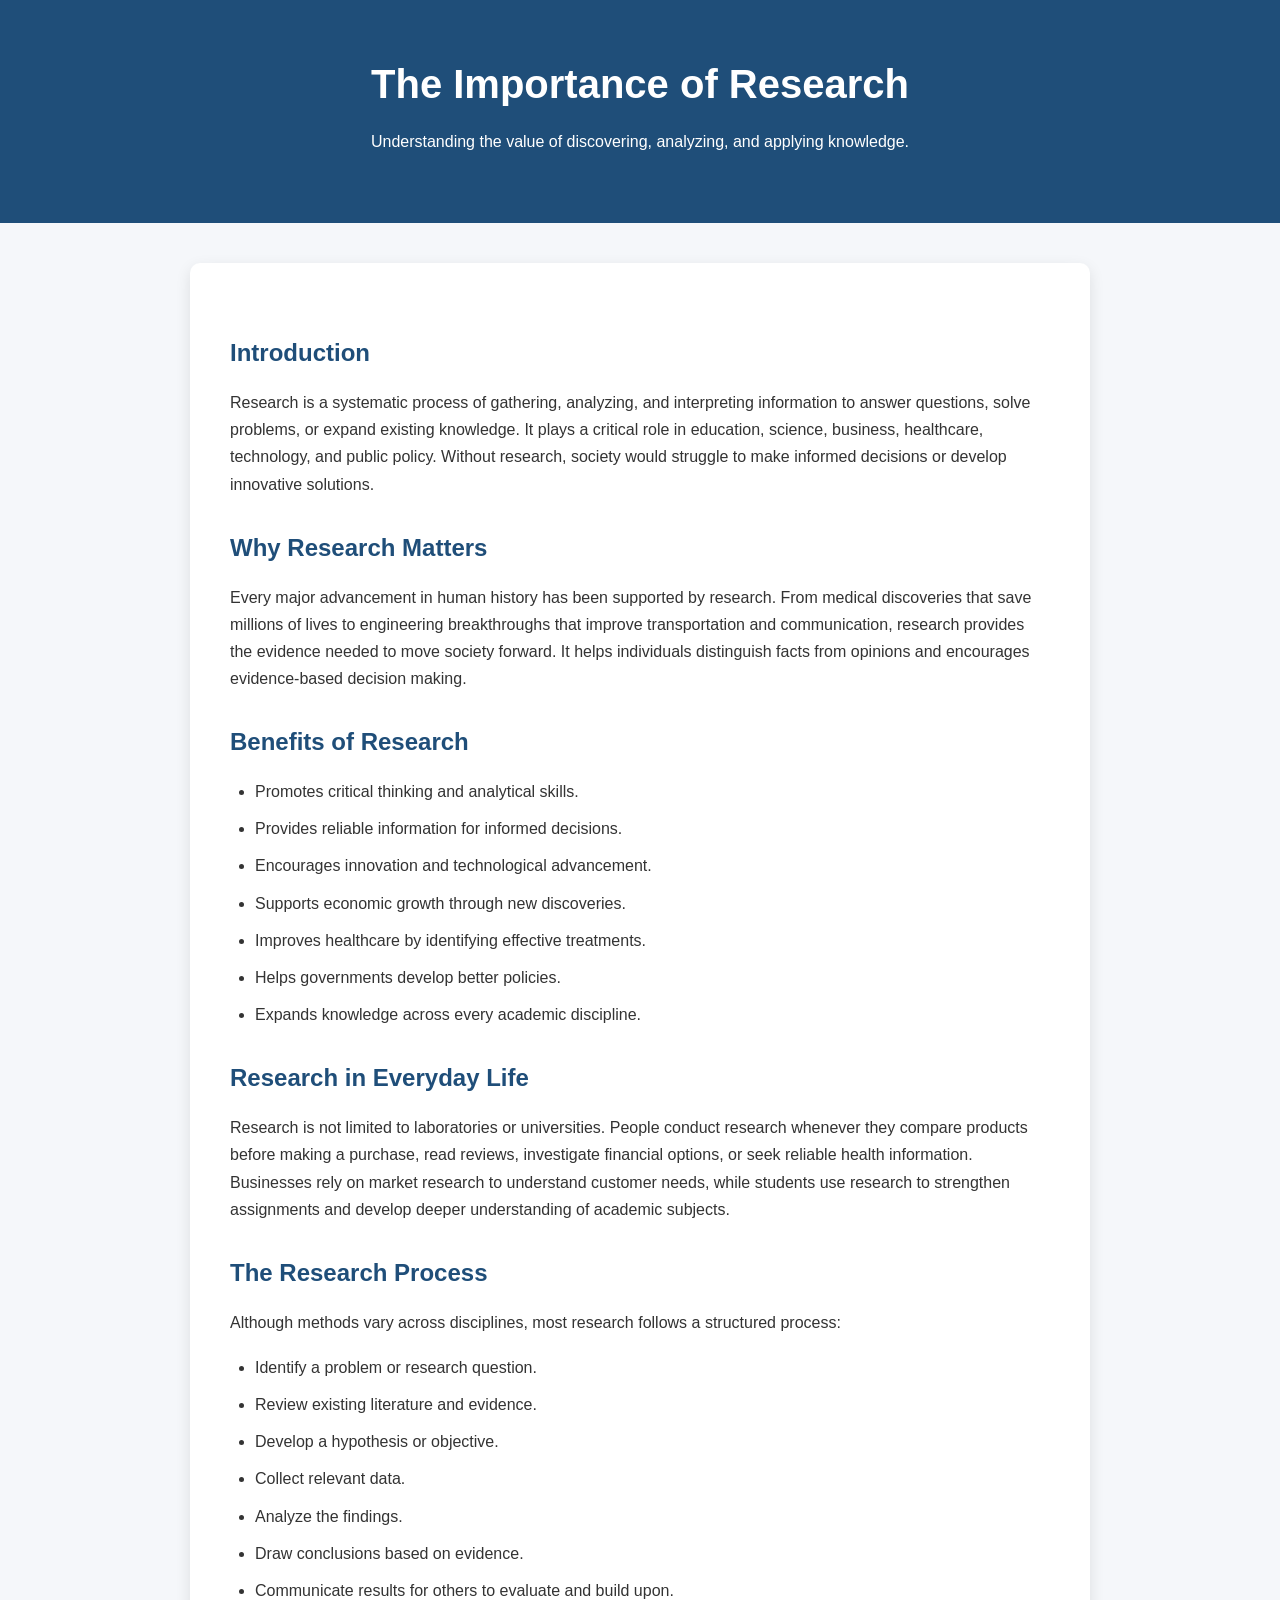
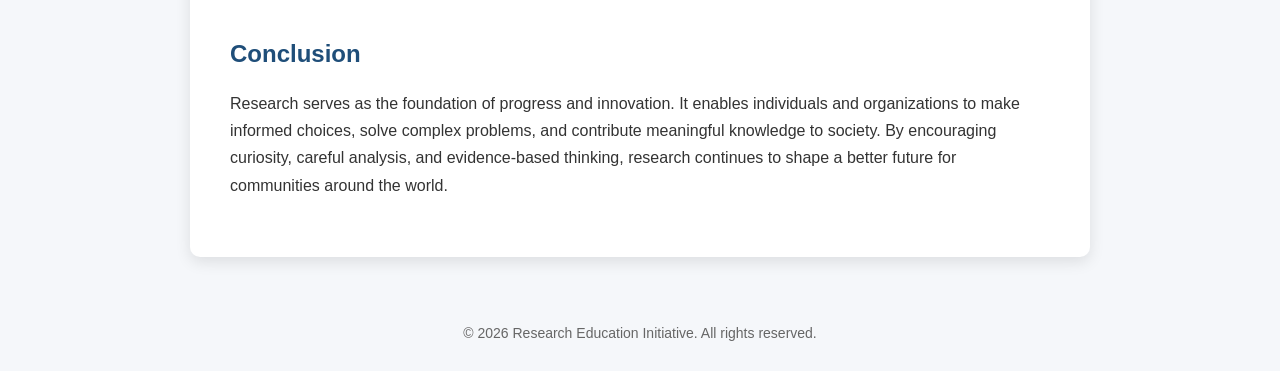
<file: index.html>
<!DOCTYPE html>
<html lang="en">
<head>
  <meta charset="UTF-8">
  <meta name="viewport" content="width=device-width, initial-scale=1.0">
  <title>The Importance of Research</title>
  <style>
    * {
      margin: 0;
      padding: 0;
      box-sizing: border-box;
    }

    body {
      font-family: Arial, Helvetica, sans-serif;
      background: #f5f7fa;
      color: #333;
      line-height: 1.7;
    }

    header {
      background: #1f4e79;
      color: white;
      padding: 50px 20px;
      text-align: center;
    }

    header h1 {
      font-size: 2.5rem;
      margin-bottom: 10px;
    }

    main {
      max-width: 900px;
      margin: 40px auto;
      background: white;
      padding: 40px;
      border-radius: 10px;
      box-shadow: 0 5px 15px rgba(0,0,0,0.1);
    }

    h2 {
      color: #1f4e79;
      margin-top: 30px;
      margin-bottom: 15px;
    }

    p {
      margin-bottom: 18px;
    }

    ul {
      margin: 15px 0 20px 25px;
    }

    li {
      margin-bottom: 10px;
    }

    footer {
      text-align: center;
      padding: 25px;
      color: #666;
      font-size: 14px;
      margin-top: 30px;
    }

    @media (max-width: 768px) {
      header h1 {
        font-size: 2rem;
      }

      main {
        margin: 20px;
        padding: 25px;
      }
    }
  </style>
</head>
<body>

<header>
  <h1>The Importance of Research</h1>
  <p>Understanding the value of discovering, analyzing, and applying knowledge.</p>
</header>

<main>

  <h2>Introduction</h2>

  <p>
    Research is a systematic process of gathering, analyzing, and interpreting information to answer
    questions, solve problems, or expand existing knowledge. It plays a critical role in education,
    science, business, healthcare, technology, and public policy. Without research, society would
    struggle to make informed decisions or develop innovative solutions.
  </p>

  <h2>Why Research Matters</h2>

  <p>
    Every major advancement in human history has been supported by research. From medical discoveries
    that save millions of lives to engineering breakthroughs that improve transportation and communication,
    research provides the evidence needed to move society forward. It helps individuals distinguish facts
    from opinions and encourages evidence-based decision making.
  </p>

  <h2>Benefits of Research</h2>

  <ul>
    <li>Promotes critical thinking and analytical skills.</li>
    <li>Provides reliable information for informed decisions.</li>
    <li>Encourages innovation and technological advancement.</li>
    <li>Supports economic growth through new discoveries.</li>
    <li>Improves healthcare by identifying effective treatments.</li>
    <li>Helps governments develop better policies.</li>
    <li>Expands knowledge across every academic discipline.</li>
  </ul>

  <h2>Research in Everyday Life</h2>

  <p>
    Research is not limited to laboratories or universities. People conduct research whenever they compare
    products before making a purchase, read reviews, investigate financial options, or seek reliable health
    information. Businesses rely on market research to understand customer needs, while students use research
    to strengthen assignments and develop deeper understanding of academic subjects.
  </p>

  <h2>The Research Process</h2>

  <p>
    Although methods vary across disciplines, most research follows a structured process:
  </p>

  <ul>
    <li>Identify a problem or research question.</li>
    <li>Review existing literature and evidence.</li>
    <li>Develop a hypothesis or objective.</li>
    <li>Collect relevant data.</li>
    <li>Analyze the findings.</li>
    <li>Draw conclusions based on evidence.</li>
    <li>Communicate results for others to evaluate and build upon.</li>
  </ul>

  <h2>Conclusion</h2>

  <p>
    Research serves as the foundation of progress and innovation. It enables individuals and organizations
    to make informed choices, solve complex problems, and contribute meaningful knowledge to society.
    By encouraging curiosity, careful analysis, and evidence-based thinking, research continues to shape
    a better future for communities around the world.
  </p>

</main>

<footer>
  &copy; 2026 Research Education Initiative. All rights reserved.
</footer>

</body>
</html>
</file>
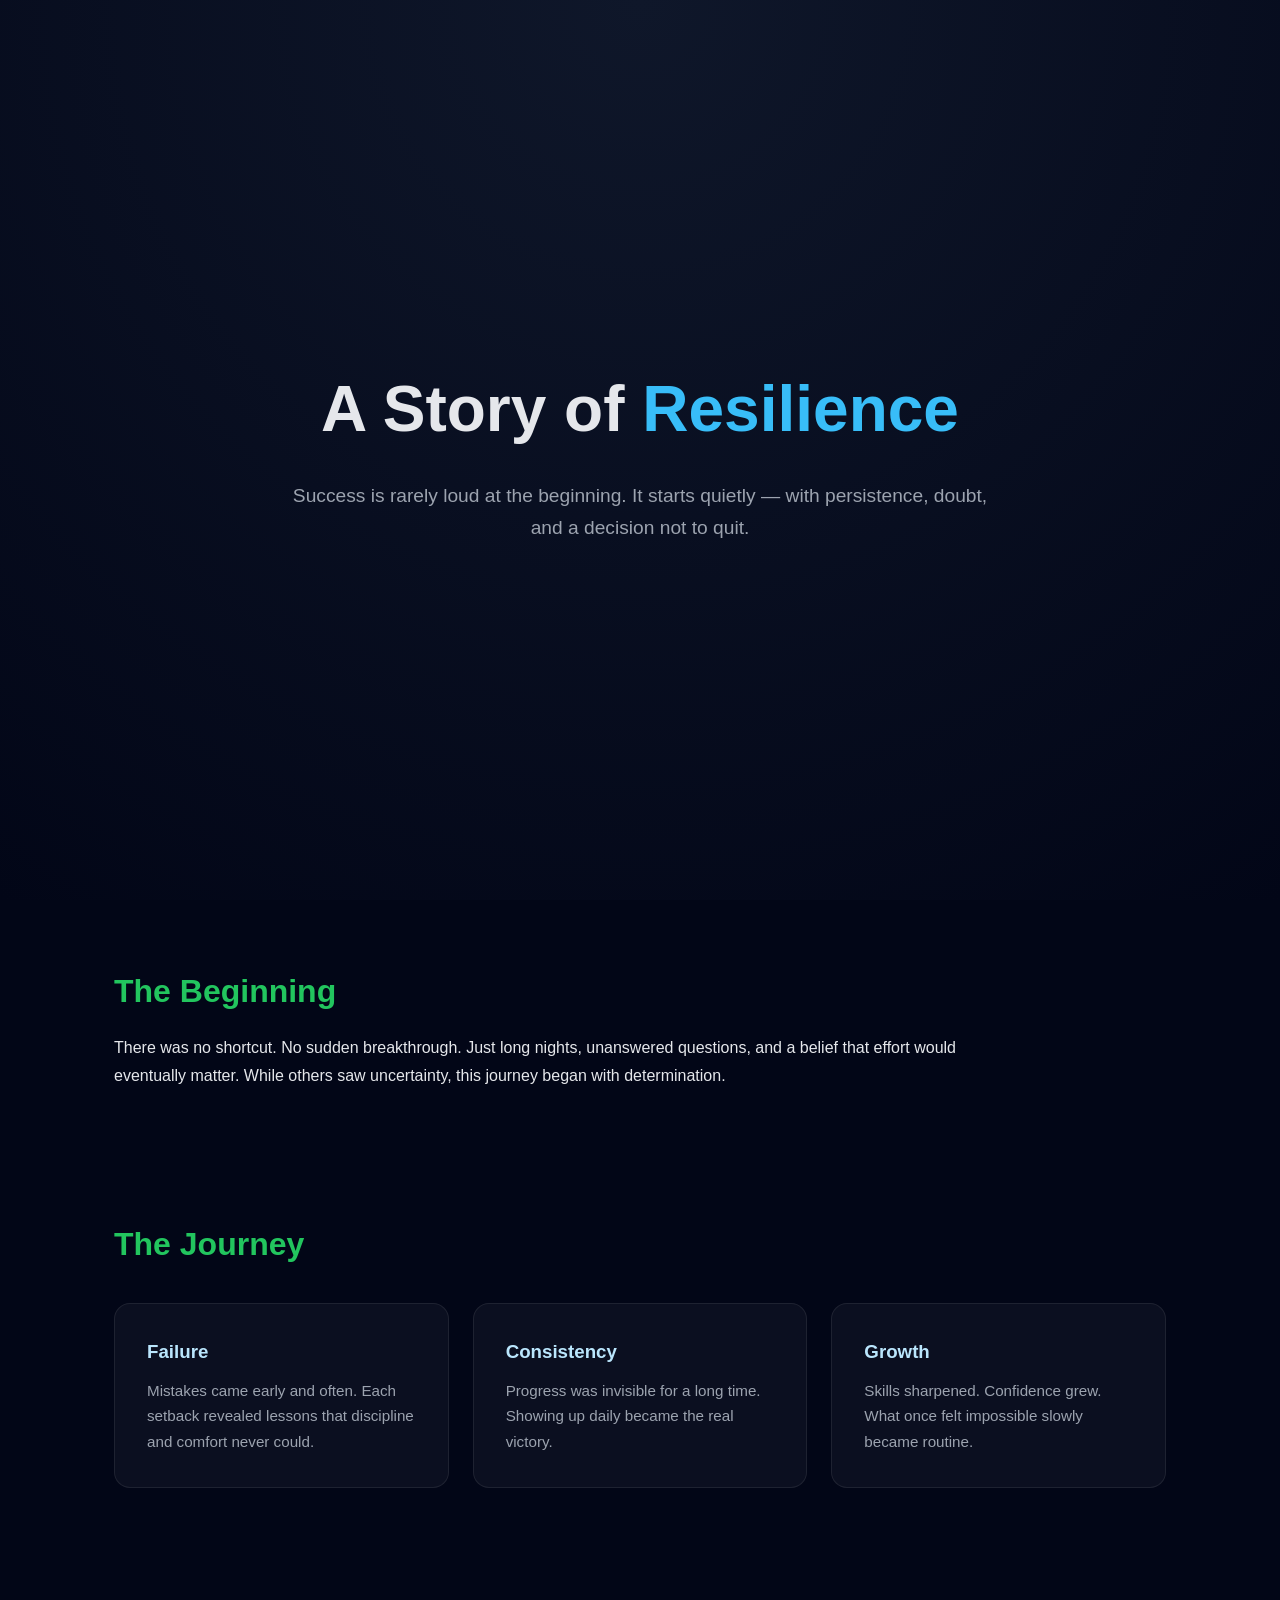
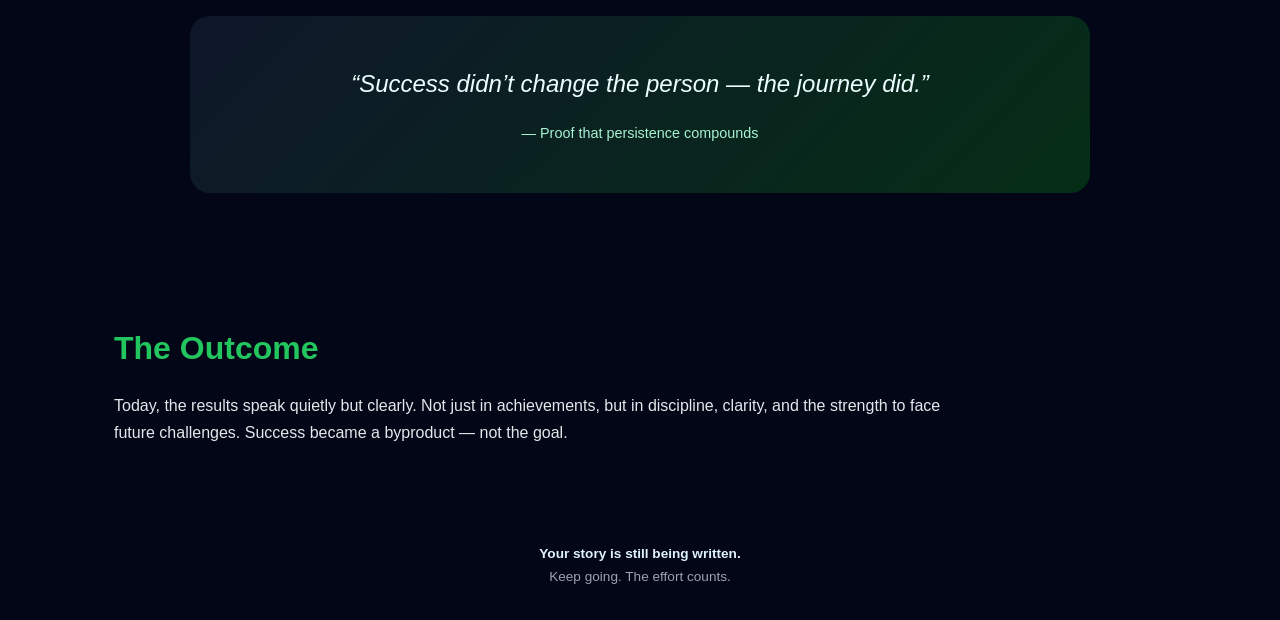
<file: ch/index.html>
<!DOCTYPE html>
<html lang="en">
<head>
  <meta charset="UTF-8" />
  <meta name="viewport" content="width=device-width, initial-scale=1.0" />
  <title>A Story of Success</title>

  <style>
    :root {
      --bg-dark: #020617;
      --bg-soft: #020617;
      --primary: #38bdf8;
      --accent: #22c55e;
      --text-main: #e5e7eb;
      --text-muted: #9ca3af;
      --card-bg: rgba(255, 255, 255, 0.04);
      --border-soft: rgba(255, 255, 255, 0.08);
    }

    * {
      margin: 0;
      padding: 0;
      box-sizing: border-box;
      font-family: "Segoe UI", Roboto, Helvetica, Arial, sans-serif;
    }

    body {
      background: linear-gradient(180deg, #020617, #020617);
      color: var(--text-main);
      line-height: 1.7;
    }

    header {
      min-height: 100vh;
      display: flex;
      align-items: center;
      justify-content: center;
      text-align: center;
      padding: 2rem;
      background: radial-gradient(circle at top, #0f172a, #020617);
    }

    header h1 {
      font-size: clamp(2.5rem, 5vw, 4rem);
      font-weight: 800;
      margin-bottom: 1rem;
    }

    header h1 span {
      color: var(--primary);
    }

    header p {
      max-width: 720px;
      margin: auto;
      font-size: 1.2rem;
      color: var(--text-muted);
    }

    section {
      max-width: 1100px;
      margin: auto;
      padding: 4rem 1.5rem;
    }

    .section-title {
      font-size: 2rem;
      margin-bottom: 1rem;
      color: var(--accent);
    }

    .section-text {
      max-width: 850px;
      color: var(--text-main);
    }

    .timeline {
      display: grid;
      grid-template-columns: repeat(auto-fit, minmax(260px, 1fr));
      gap: 1.5rem;
      margin-top: 2rem;
    }

    .card {
      background: var(--card-bg);
      border: 1px solid var(--border-soft);
      border-radius: 16px;
      padding: 2rem;
      transition: transform 0.3s ease, box-shadow 0.3s ease;
    }

    .card:hover {
      transform: translateY(-6px);
      box-shadow: 0 25px 50px rgba(0, 0, 0, 0.4);
    }

    .card h3 {
      color: #bae6fd;
      margin-bottom: 0.6rem;
    }

    .card p {
      color: var(--text-muted);
      font-size: 0.95rem;
    }

    .highlight {
      background: linear-gradient(135deg, #0f172a, #052e16);
      border-radius: 20px;
      padding: 3rem 2rem;
      text-align: center;
      margin: 4rem auto;
      max-width: 900px;
    }

    .highlight p {
      font-size: 1.5rem;
      font-style: italic;
      color: #ecfeff;
    }

    .highlight span {
      display: block;
      margin-top: 1rem;
      font-size: 0.9rem;
      color: #a7f3d0;
    }

    footer {
      background: #020617;
      padding: 2rem;
      text-align: center;
      color: var(--text-muted);
      font-size: 0.85rem;
    }

    footer strong {
      color: #e0f2fe;
    }
  </style>
</head>

<body>

  <header>
    <div>
      <h1>A Story of <span>Resilience</span></h1>
      <p>
        Success is rarely loud at the beginning.  
        It starts quietly — with persistence, doubt, and a decision not to quit.
      </p>
    </div>
  </header>

  <section>
    <h2 class="section-title">The Beginning</h2>
    <p class="section-text">
      There was no shortcut. No sudden breakthrough. Just long nights, unanswered
      questions, and a belief that effort would eventually matter. While others
      saw uncertainty, this journey began with determination.
    </p>
  </section>

  <section>
    <h2 class="section-title">The Journey</h2>

    <div class="timeline">
      <div class="card">
        <h3>Failure</h3>
        <p>
          Mistakes came early and often. Each setback revealed lessons that
          discipline and comfort never could.
        </p>
      </div>

      <div class="card">
        <h3>Consistency</h3>
        <p>
          Progress was invisible for a long time. Showing up daily became the real victory.
        </p>
      </div>

      <div class="card">
        <h3>Growth</h3>
        <p>
          Skills sharpened. Confidence grew. What once felt impossible slowly became routine.
        </p>
      </div>
    </div>
  </section>

  <div class="highlight">
    <p>
      “Success didn’t change the person — the journey did.”
    </p>
    <span>— Proof that persistence compounds</span>
  </div>

  <section>
    <h2 class="section-title">The Outcome</h2>
    <p class="section-text">
      Today, the results speak quietly but clearly. Not just in achievements,
      but in discipline, clarity, and the strength to face future challenges.
      Success became a byproduct — not the goal.
    </p>
  </section>

  <footer>
    <p>
      <strong>Your story is still being written.</strong><br />
      Keep going. The effort counts.
    </p>
  </footer>

</body>
</html>
</file>
